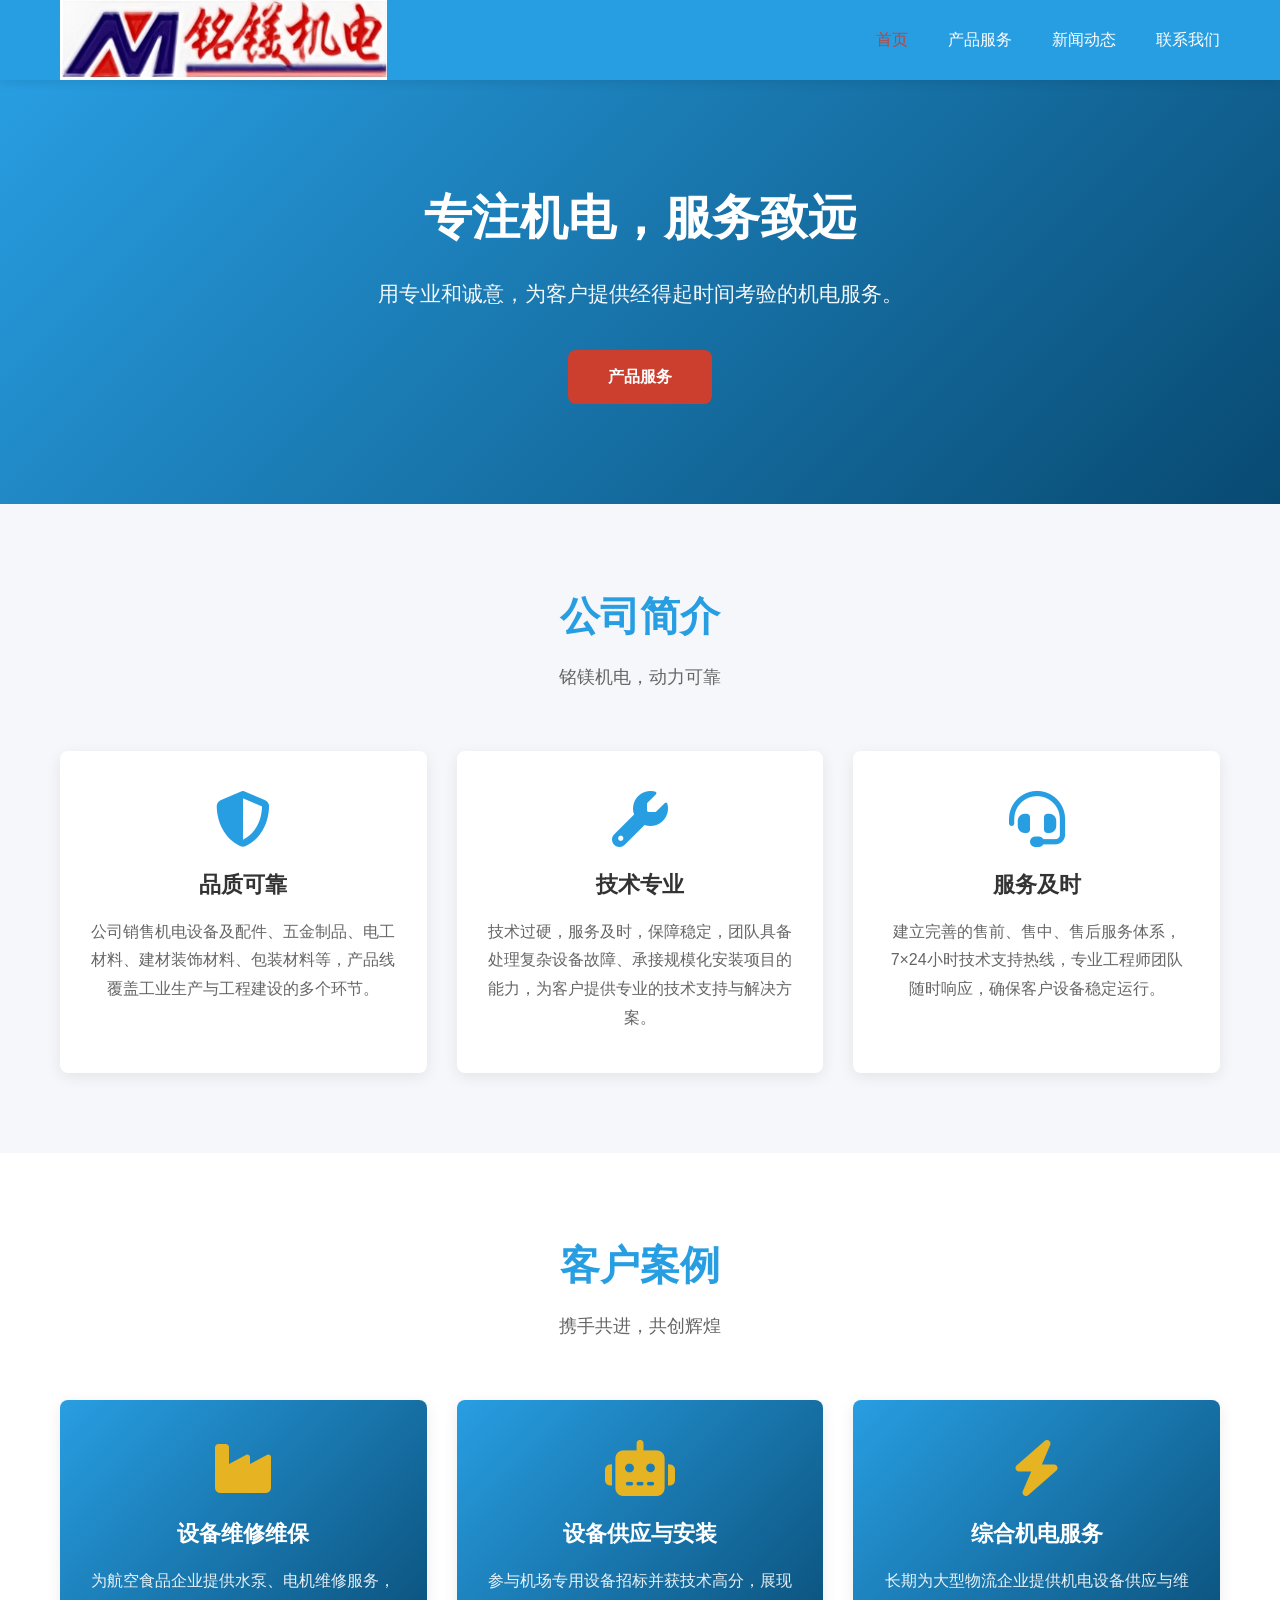
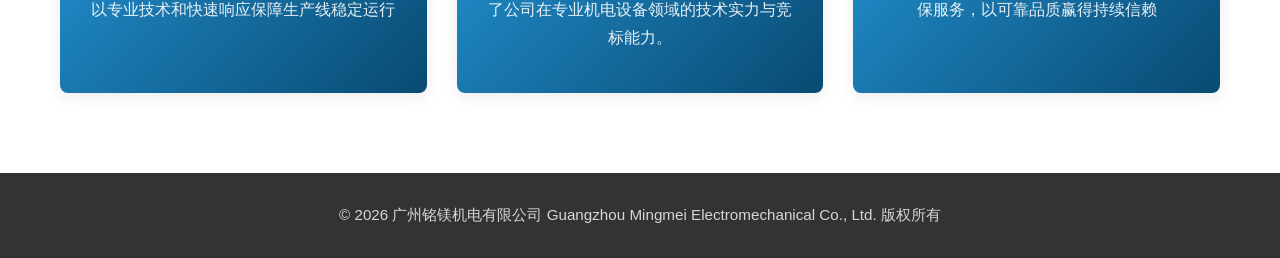
<file: index.html>
<!DOCTYPE html>
<html lang="zh-CN">
<head>
    <meta charset="UTF-8">
    <meta name="viewport" content="width=device-width, initial-scale=1.0">
    <title>广州铭镁机电有限公司 - 精密传动，驱动未来</title>
    <link rel="stylesheet" href="https://cdnjs.cloudflare.com/ajax/libs/font-awesome/6.4.0/css/all.min.css">
    <link rel="stylesheet" href="style.css">
</head>
<body>
    <header>
        <nav class="container">
            <div class="logo">
                <img src="images/logo1.png" alt="广州铭镁机电" style="height: 80px;">
            </div>
            <div class="menu-toggle">
                <span></span>
                <span></span>
                <span></span>
            </div>
            <ul class="nav-links">
                <li><a href="index.html" class="active">首页</a></li>
                <li><a href="products.html">产品服务</a></li>
                <li><a href="news.html">新闻动态</a></li>
                <li><a href="contact.html">联系我们</a></li>
            </ul>
        </nav>
    </header>

    <section class="hero">
        <div class="container">
            <h1>专注机电，服务致远</h1>
            <p>用专业和诚意，为客户提供经得起时间考验的机电服务。

</p>
            <a href="products.html" class="btn btn-primary">产品服务</a>
        </div>
    </section>

    <section class="advantages">
        <div class="container">
            <div class="section-title">
                <h2>公司简介</h2>
                <p>铭镁机电，动力可靠</p>
            </div>
            <div class="grid-3">
                <div class="card">
                    <i class="fas fa-shield-alt"></i>
                    <h3>品质可靠</h3>
                    <p>公司销售机电设备及配件、五金制品、电工材料、建材装饰材料、包装材料等，产品线覆盖工业生产与工程建设的多个环节。</p>
                </div>
                <div class="card">
                    <i class="fas fa-wrench"></i>
                    <h3>技术专业</h3>
                    <p>技术过硬，服务及时，保障稳定，团队具备处理复杂设备故障、承接规模化安装项目的能力，为客户提供专业的技术支持与解决方案。</p>
                </div>
                <div class="card">
                    <i class="fas fa-headset"></i>
                    <h3>服务及时</h3>
                    <p>建立完善的售前、售中、售后服务体系，7×24小时技术支持热线，专业工程师团队随时响应，确保客户设备稳定运行。</p>
                </div>
            </div>
        </div>
    </section>

    <section>
        <div class="container">
            <div class="section-title">
                <h2>客户案例</h2>
                <p>携手共进，共创辉煌</p>
            </div>
            <div class="grid-3">
                <div class="card case-card">
                    <i class="fas fa-industry"></i>
                    <h3>设备维修维保</h3>
                    <p>为航空食品企业提供水泵、电机维修服务，以专业技术和快速响应保障生产线稳定运行</p>
                </div>
                <div class="card case-card">
                    <i class="fas fa-robot"></i>
                    <h3>设备供应与安装</h3>
                    <p>参与机场专用设备招标并获技术高分，展现了公司在专业机电设备领域的技术实力与竞标能力。</p>
                </div>
                <div class="card case-card">
                    <i class="fas fa-bolt"></i>
                    <h3>综合机电服务</h3>
                    <p>长期为大型物流企业提供机电设备供应与维保服务，以可靠品质赢得持续信赖</p>
                </div>
            </div>
        </div>
    </section>

    <footer>
        <div class="container">
            <p>&copy; 2026 广州铭镁机电有限公司 Guangzhou Mingmei Electromechanical Co., Ltd. 版权所有</p>
        </div>
    </footer>

    <script src="script.js"></script>
</body>
</html>
</file>
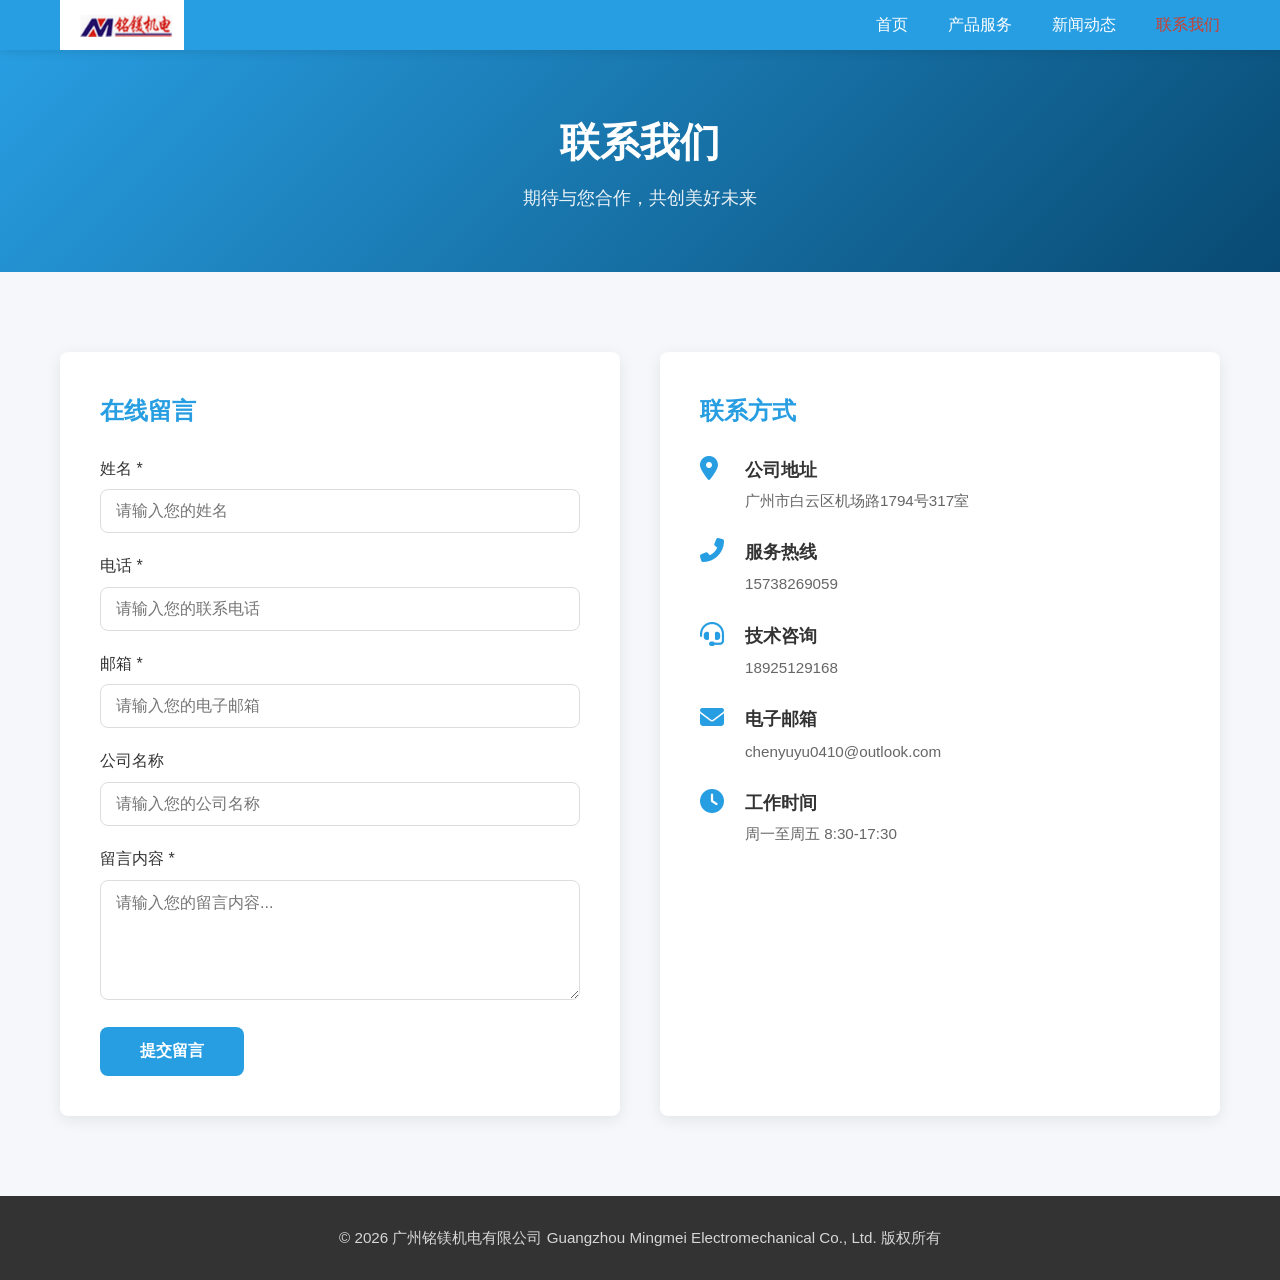
<file: contact.html>
<!DOCTYPE html>
<html lang="zh-CN">
<head>
    <meta charset="UTF-8">
    <meta name="viewport" content="width=device-width, initial-scale=1.0">
    <title>联系我们 - 广州铭镁机电有限公司</title>
    <link rel="stylesheet" href="https://cdnjs.cloudflare.com/ajax/libs/font-awesome/6.4.0/css/all.min.css">
    <link rel="stylesheet" href="style.css">
</head>
<body>
    <header>
        <nav class="container">
            <div class="logo">
                <img src="images/logo.png" alt="广州铭镁机电" style="height: 50px;">
            </div>
            <div class="menu-toggle">
                <span></span>
                <span></span>
                <span></span>
            </div>
            <ul class="nav-links">
                <li><a href="index.html">首页</a></li>
                <li><a href="products.html">产品服务</a></li>
                <li><a href="news.html">新闻动态</a></li>
                <li><a href="contact.html" class="active">联系我们</a></li>
            </ul>
        </nav>
    </header>

    <section class="page-header">
        <div class="container">
            <h1>联系我们</h1>
            <p>期待与您合作，共创美好未来</p>
        </div>
    </section>

    <section class="contact-section">
        <div class="container">
            <div class="contact-grid">
                <div class="contact-form">
                    <h3>在线留言</h3>
                    <form id="contactForm">
                        <div class="form-group">
                            <label for="name">姓名 *</label>
                            <input type="text" id="name" name="name" placeholder="请输入您的姓名">
                            <div class="error-message"></div>
                        </div>
                        <div class="form-group">
                            <label for="phone">电话 *</label>
                            <input type="text" id="phone" name="phone" placeholder="请输入您的联系电话">
                            <div class="error-message"></div>
                        </div>
                        <div class="form-group">
                            <label for="email">邮箱 *</label>
                            <input type="email" id="email" name="email" placeholder="请输入您的电子邮箱">
                            <div class="error-message"></div>
                        </div>
                        <div class="form-group">
                            <label for="company">公司名称</label>
                            <input type="text" id="company" name="company" placeholder="请输入您的公司名称">
                        </div>
                        <div class="form-group">
                            <label for="message">留言内容 *</label>
                            <textarea id="message" name="message" placeholder="请输入您的留言内容..."></textarea>
                            <div class="error-message"></div>
                        </div>
                        <button type="submit" class="btn">提交留言</button>
                    </form>
                </div>

                <div class="contact-info">
                    <h3>联系方式</h3>
                    <div class="info-item">
                        <i class="fas fa-map-marker-alt"></i>
                        <div>
                            <h4>公司地址</h4>
                            <p>广州市白云区机场路1794号317室</p>
                        </div>
                    </div>
                    <div class="info-item">
                        <i class="fas fa-phone-alt"></i>
                        <div>
                            <h4>服务热线</h4>
                            <a href="tel:020-12345678">15738269059</a>
                        </div>
                    </div>
                    <div class="info-item">
                        <i class="fas fa-headset"></i>
                        <div>
                            <h4>技术咨询</h4>
                            <a href="tel:020-87654321">18925129168</a>
                        </div>
                    </div>
                    <div class="info-item">
                        <i class="fas fa-envelope"></i>
                        <div>
                            <h4>电子邮箱</h4>
                            <a href="mailto:info@mingmei.com">chenyuyu0410@outlook.com</a>
                        </div>
                    </div>
                    <div class="info-item">
                        <i class="fas fa-clock"></i>
                        <div>
                            <h4>工作时间</h4>
                            <p>周一至周五 8:30-17:30</p>
                        </div>
                    </div>


                </div>
            </div>
        </div>
    </section>

    <footer>
        <div class="container">
            <p>&copy; 2026 广州铭镁机电有限公司 Guangzhou Mingmei Electromechanical Co., Ltd. 版权所有</p>
        </div>
    </footer>

    <script src="script.js"></script>
</body>
</html>
</file>
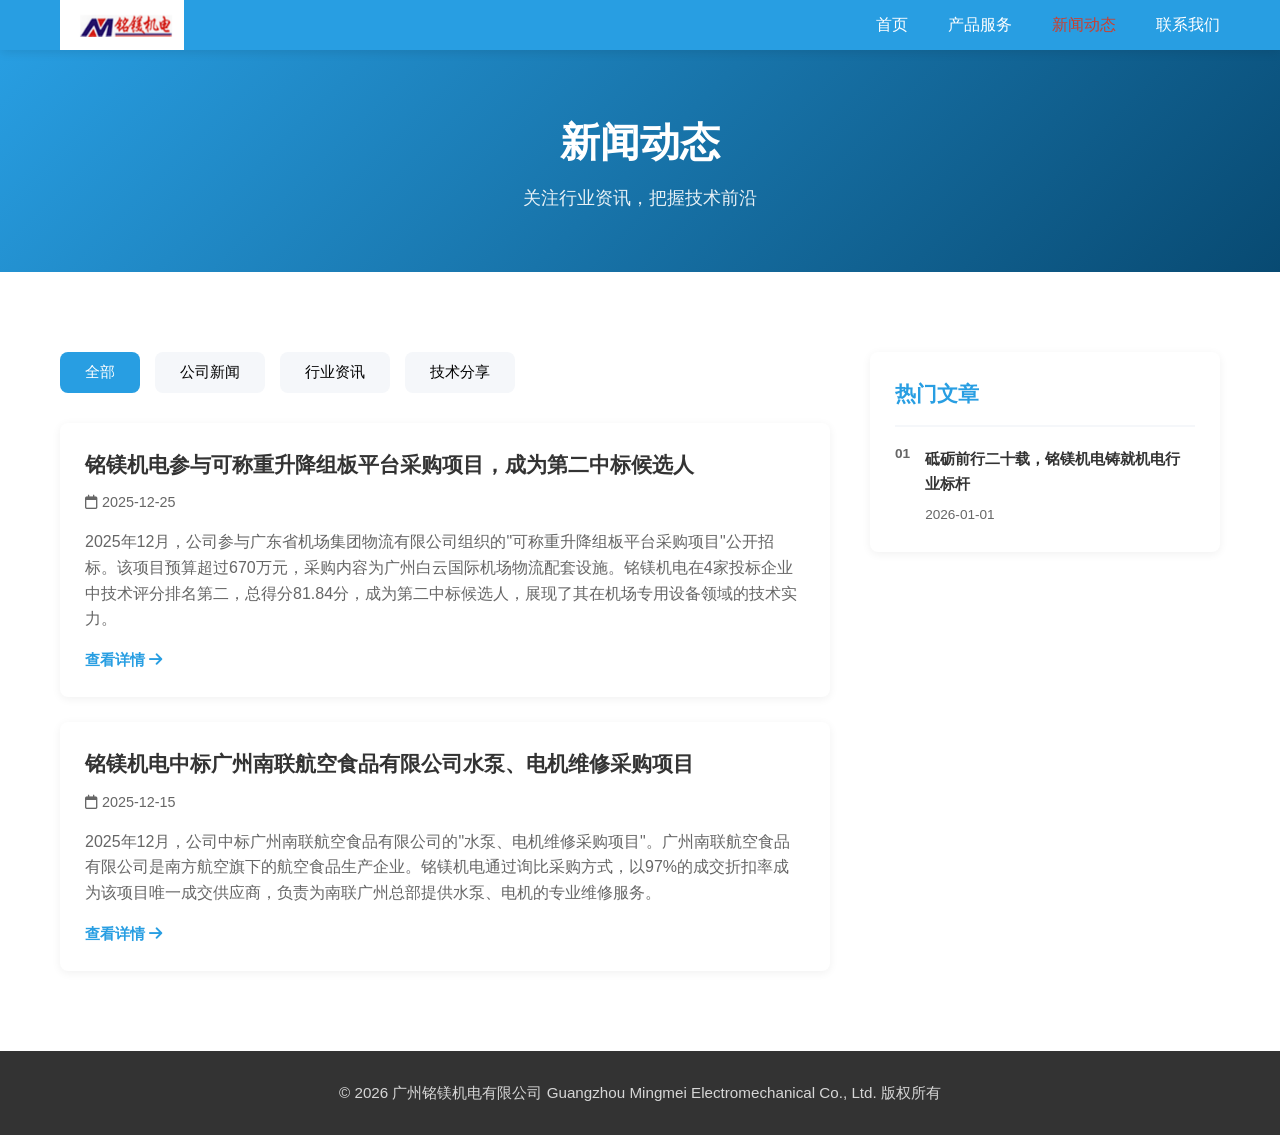
<file: news.html>
<!DOCTYPE html>
<html lang="zh-CN">
<head>
    <meta charset="UTF-8">
    <meta name="viewport" content="width=device-width, initial-scale=1.0">
    <title>新闻动态 - 广州铭镁机电有限公司</title>
    <link rel="stylesheet" href="https://cdnjs.cloudflare.com/ajax/libs/font-awesome/6.4.0/css/all.min.css">
    <link rel="stylesheet" href="style.css">
</head>
<body>
    <header>
        <nav class="container">
            <div class="logo">
                <img src="images/logo.png" alt="广州铭镁机电" style="height: 50px;">
            </div>
            <div class="menu-toggle">
                <span></span>
                <span></span>
                <span></span>
            </div>
            <ul class="nav-links">
                <li><a href="index.html">首页</a></li>
                <li><a href="products.html">产品服务</a></li>
                <li><a href="news.html" class="active">新闻动态</a></li>
                <li><a href="contact.html">联系我们</a></li>
            </ul>
        </nav>
    </header>

    <section class="page-header">
        <div class="container">
            <h1>新闻动态</h1>
            <p>关注行业资讯，把握技术前沿</p>
        </div>
    </section>

    <section>
        <div class="container">
            <div class="news-grid">
                <div class="news-main">
                    <div class="news-filters">
                        <button class="filter-btn active" data-category="all">全部</button>
                        <button class="filter-btn" data-category="company">公司新闻</button>
                        <button class="filter-btn" data-category="industry">行业资讯</button>
                        <button class="filter-btn" data-category="tech">技术分享</button>
                    </div>

                    <div class="news-list">
                        <div class="news-item" data-category="company">
                            <h3><a href="https://www.gzggzy.cn/jyywjsgcqtgczbhxrgs/1064024.jhtml" target="_blank">铭镁机电参与可称重升降组板平台采购项目，成为第二中标候选人</a></h3>
                            <div class="news-meta">
                                <i class="far fa-calendar"></i> 2025-12-25
                            </div>
                            <p>2025年12月，公司参与广东省机场集团物流有限公司组织的"可称重升降组板平台采购项目"公开招标。该项目预算超过670万元，采购内容为广州白云国际机场物流配套设施。铭镁机电在4家投标企业中技术评分排名第二，总得分81.84分，成为第二中标候选人，展现了其在机场专用设备领域的技术实力。</p>
                            <a href="https://www.gzggzy.cn/jyywjsgcqtgczbhxrgs/1064024.jhtml" target="_blank" class="read-more">查看详情 <i class="fas fa-arrow-right"></i></a>
                        </div>

                        <div class="news-item" data-category="company">
                            <h3><a href="https://csbidding.csair.cn/cms/nfhk/webfile/fzbcg/cgjg/20251215/1185161800648228864.html" target="_blank">铭镁机电中标广州南联航空食品有限公司水泵、电机维修采购项目</a></h3>
                            <div class="news-meta">
                                <i class="far fa-calendar"></i> 2025-12-15
                            </div>
                            <p>2025年12月，公司中标广州南联航空食品有限公司的"水泵、电机维修采购项目"。广州南联航空食品有限公司是南方航空旗下的航空食品生产企业。铭镁机电通过询比采购方式，以97%的成交折扣率成为该项目唯一成交供应商，负责为南联广州总部提供水泵、电机的专业维修服务。</p>
                            <a href="https://csbidding.csair.cn/cms/nfhk/webfile/fzbcg/cgjg/20251215/1185161800648228864.html" target="_blank" class="read-more">查看详情 <i class="fas fa-arrow-right"></i></a>
                        </div>
                    </div>
                </div>

                <aside class="sidebar">
                    <h3>热门文章</h3>
                    <div class="popular-list">
                        <div class="popular-item">
                            <span class="popular-number">01</span>
                            <div>
                                <h4><a href="#">砥砺前行二十载，铭镁机电铸就机电行业标杆</a></h4>
                                <span>2026-01-01</span>
                            </div>
                        </div>
                    </div>
                </aside>
            </div>
        </div>
    </section>

    <footer>
        <div class="container">
            <p>&copy; 2026 广州铭镁机电有限公司 Guangzhou Mingmei Electromechanical Co., Ltd. 版权所有</p>
        </div>
    </footer>

    <script src="script.js"></script>
</body>
</html>
</file>
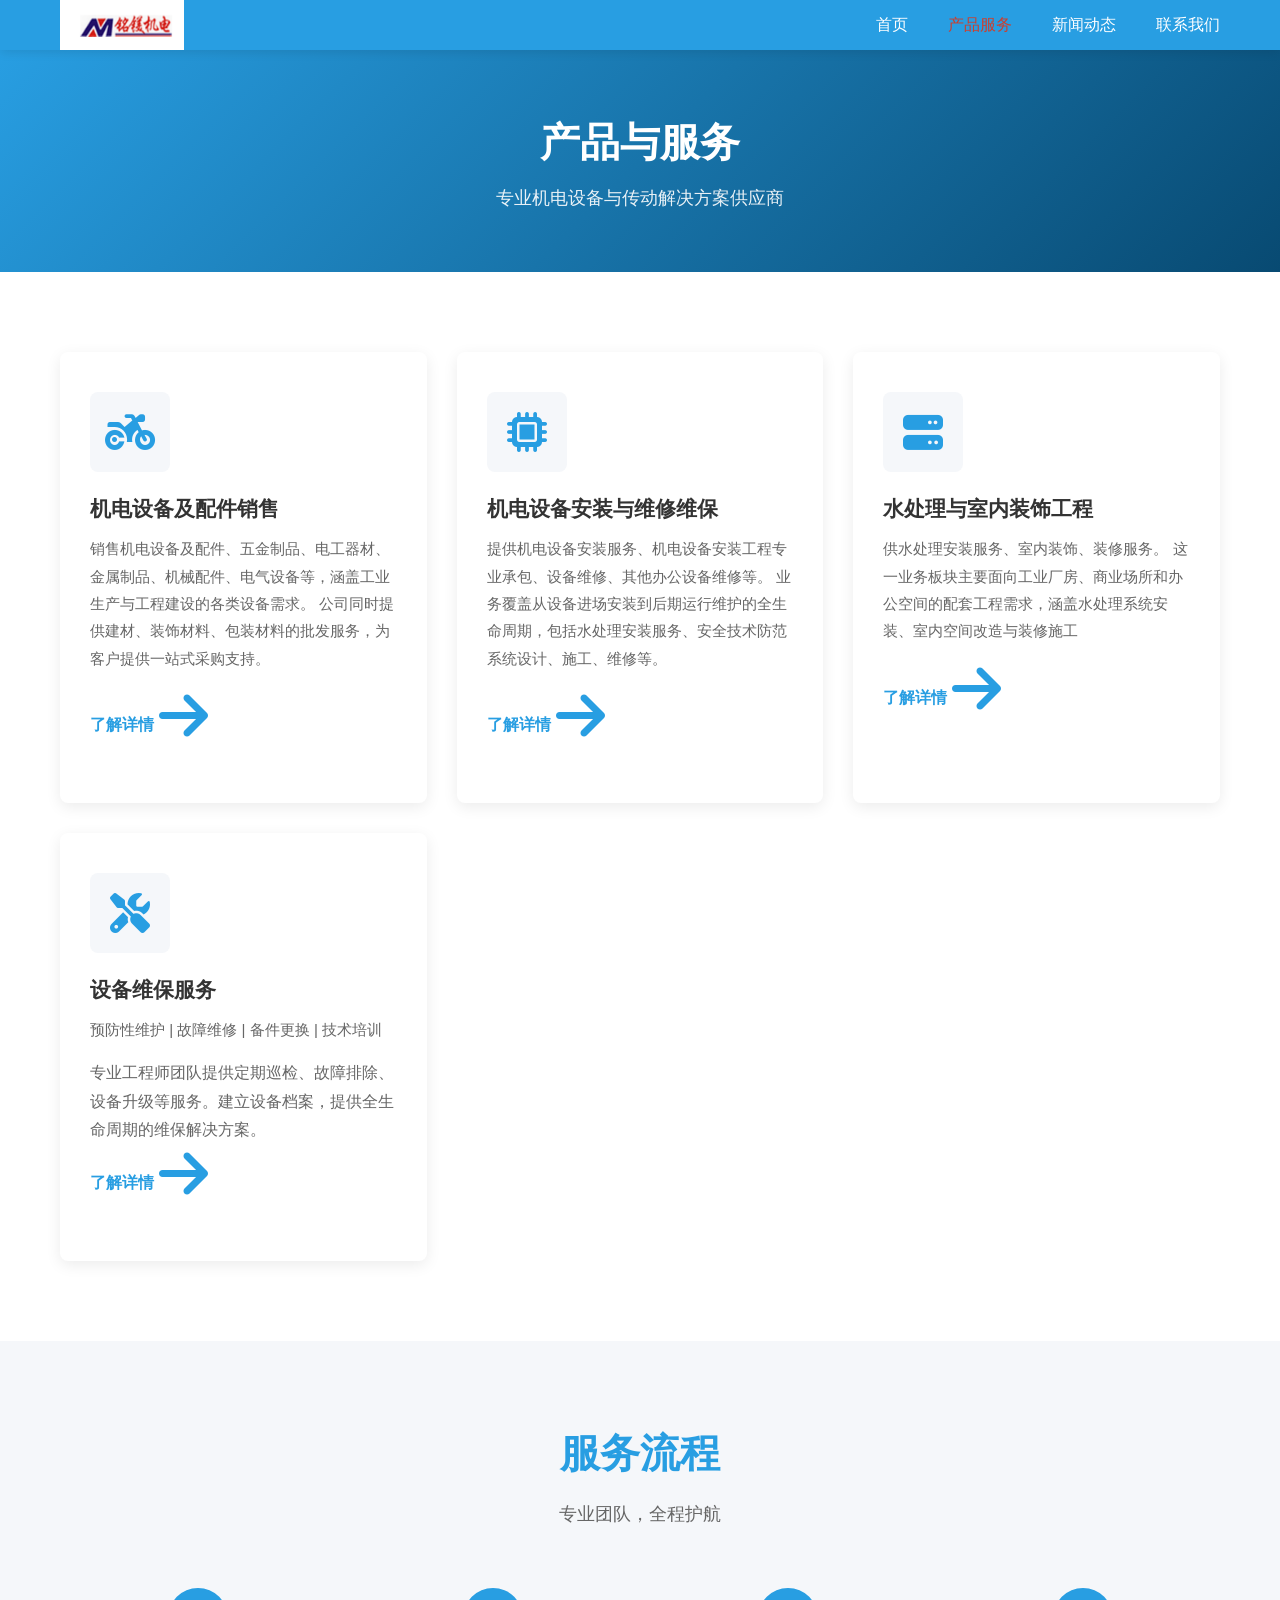
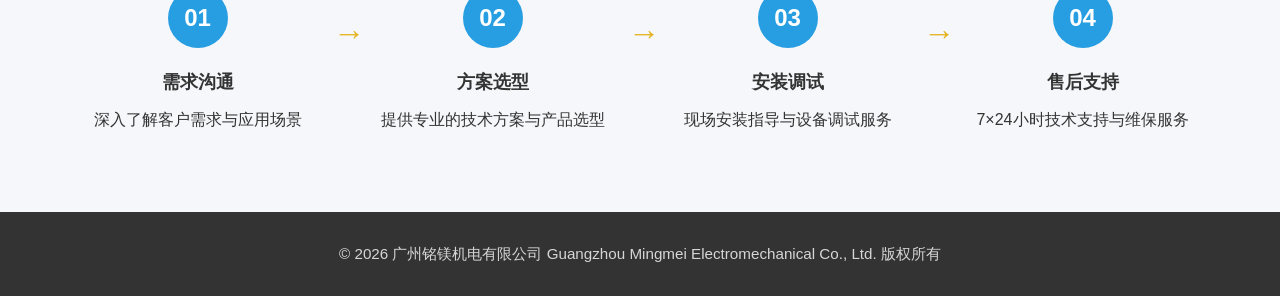
<file: products.html>
<!DOCTYPE html>
<html lang="zh-CN">
<head>
    <meta charset="UTF-8">
    <meta name="viewport" content="width=device-width, initial-scale=1.0">
    <title>产品与服务 - 广州铭镁机电有限公司</title>
    <link rel="stylesheet" href="https://cdnjs.cloudflare.com/ajax/libs/font-awesome/6.4.0/css/all.min.css">
    <link rel="stylesheet" href="style.css">
</head>
<body>
    <header>
        <nav class="container">
            <div class="logo">
                <img src="images/logo.png" alt="广州铭镁机电" style="height: 50px;">
            </div>
            <div class="menu-toggle">
                <span></span>
                <span></span>
                <span></span>
            </div>
            <ul class="nav-links">
                <li><a href="index.html">首页</a></li>
                <li><a href="products.html" class="active">产品服务</a></li>
                <li><a href="news.html">新闻动态</a></li>
                <li><a href="contact.html">联系我们</a></li>
            </ul>
        </nav>
    </header>

    <section class="page-header">
        <div class="container">
            <h1>产品与服务</h1>
            <p>专业机电设备与传动解决方案供应商</p>
        </div>
    </section>

    <section>
        <div class="container">
            <div class="grid-3">
                <div class="card product-card">
                    <div class="product-icon">
                        <i class="fas fa-motorcycle"></i>
                    </div>
                    <h3>机电设备及配件销售</h3>
                    <p class="spec">销售机电设备及配件、五金制品、电工器材、金属制品、机械配件、电气设备等，涵盖工业生产与工程建设的各类设备需求。 公司同时提供建材、装饰材料、包装材料的批发服务，为客户提供一站式采购支持。</p>
                    <a href="contact.html" class="learn-more">
                        了解详情 <i class="fas fa-arrow-right"></i>
                    </a>
                </div>
                <div class="card product-card">
                    <div class="product-icon">
                        <i class="fas fa-microchip"></i>
                    </div>
                    <h3>机电设备安装与维修维保</h3>
                    <p class="spec">提供机电设备安装服务、机电设备安装工程专业承包、设备维修、其他办公设备维修等。 业务覆盖从设备进场安装到后期运行维护的全生命周期，包括水处理安装服务、安全技术防范系统设计、施工、维修等。</p>
                    <a href="contact.html" class="learn-more">
                        了解详情 <i class="fas fa-arrow-right"></i>
                    </a>
                </div>
                <div class="card product-card">
                    <div class="product-icon">
                        <i class="fas fa-server"></i>
                    </div>
                    <h3>水处理与室内装饰工程</h3>
                    <p class="spec">供水处理安装服务、室内装饰、装修服务。 这一业务板块主要面向工业厂房、商业场所和办公空间的配套工程需求，涵盖水处理系统安装、室内空间改造与装修施工</p>
                    
                    <a href="contact.html" class="learn-more">
                        了解详情 <i class="fas fa-arrow-right"></i>
                    </a>
                </div>
                <div class="card product-card">
                    <div class="product-icon">
                        <i class="fas fa-tools"></i>
                    </div>
                    <h3>设备维保服务</h3>
                    <p class="spec">预防性维护 | 故障维修 | 备件更换 | 技术培训</p>
                    <p>专业工程师团队提供定期巡检、故障排除、设备升级等服务。建立设备档案，提供全生命周期的维保解决方案。</p>
                    <a href="contact.html" class="learn-more">
                        了解详情 <i class="fas fa-arrow-right"></i>
                    </a>
                </div>
            </div>
        </div>
    </section>

    <section class="service-process">
        <div class="container">
            <div class="section-title">
                <h2>服务流程</h2>
                <p>专业团队，全程护航</p>
            </div>
            <div class="process-steps">
                <div class="process-step">
                    <div class="step-number">01</div>
                    <h4>需求沟通</h4>
                    <p>深入了解客户需求与应用场景</p>
                </div>
                <div class="process-step">
                    <div class="step-number">02</div>
                    <h4>方案选型</h4>
                    <p>提供专业的技术方案与产品选型</p>
                </div>
                <div class="process-step">
                    <div class="step-number">03</div>
                    <h4>安装调试</h4>
                    <p>现场安装指导与设备调试服务</p>
                </div>
                <div class="process-step">
                    <div class="step-number">04</div>
                    <h4>售后支持</h4>
                    <p>7×24小时技术支持与维保服务</p>
                </div>
            </div>
        </div>
    </section>

    <footer>
        <div class="container">
            <p>&copy; 2026 广州铭镁机电有限公司 Guangzhou Mingmei Electromechanical Co., Ltd. 版权所有</p>
        </div>
    </footer>

    <script src="script.js"></script>
</body>
</html>
</file>
<file: style.css>
* {
    margin: 0;
    padding: 0;
    box-sizing: border-box;
}

:root {
    --primary-blue: #289ee2;
    --primary-white: #FFFFFF;
    --accent-red: #CC3F2E;
    --accent-yellow: #E6B422;
    --text-dark: #333333;
    --text-gray: #666666;
    --bg-light: #F5F7FA;
}

body {
    font-family: 'Microsoft YaHei', 'PingFang SC', Arial, sans-serif;
    line-height: 1.6;
    color: var(--text-dark);
    background-color: var(--primary-white);
}

a {
    text-decoration: none;
    color: inherit;
    transition: color 0.3s ease;
}

ul {
    list-style: none;
}

.container {
    max-width: 1200px;
    margin: 0 auto;
    padding: 0 20px;
}

header {
    background-color: var(--primary-blue);
    color: var(--primary-white);
    position: sticky;
    top: 0;
    z-index: 1000;
    box-shadow: 0 2px 10px rgba(0,0,0,0.1);
}

nav {
    display: flex;
    justify-content: space-between;
    align-items: center;
    padding: 15px 0;
}

.logo {
    display: flex;
    align-items: center;
    gap: 10px;
    font-size: 1.3rem;
    font-weight: bold;
}

.logo i {
    font-size: 1.8rem;
    color: var(--accent-yellow);
}

.nav-links {
    display: flex;
    gap: 40px;
}

.nav-links a {
    color: var(--primary-white);
    font-size: 1rem;
    font-weight: 500;
    transition: color 0.3s ease;
}

.nav-links a:hover,
.nav-links a.active {
    color: var(--accent-red);
}

.menu-toggle {
    display: none;
    flex-direction: column;
    gap: 5px;
    cursor: pointer;
    padding: 5px;
}

.menu-toggle span {
    width: 25px;
    height: 3px;
    background-color: var(--primary-white);
    transition: all 0.3s ease;
}

.hero {
    background: linear-gradient(135deg, var(--primary-blue) 0%, #084a72 100%);
    color: var(--primary-white);
    padding: 100px 0;
    text-align: center;
}

.hero h1 {
    font-size: 3rem;
    margin-bottom: 20px;
    font-weight: 700;
}

.hero p {
    font-size: 1.3rem;
    margin-bottom: 40px;
    opacity: 0.95;
}

.btn {
    display: inline-block;
    padding: 14px 40px;
    background-color: var(--primary-blue);
    color: var(--primary-white);
    border: none;
    border-radius: 8px;
    font-size: 1rem;
    font-weight: 600;
    cursor: pointer;
    transition: all 0.3s ease;
}

.btn:hover {
    background-color: var(--accent-red);
    transform: translateY(-2px);
    box-shadow: 0 5px 15px rgba(0,0,0,0.2);
}

.btn-primary {
    background-color: var(--accent-red);
}

.btn-primary:hover {
    background-color: #a93426;
}

section {
    padding: 80px 0;
}

.section-title {
    text-align: center;
    margin-bottom: 60px;
}

.section-title h2 {
    font-size: 2.5rem;
    color: var(--primary-blue);
    margin-bottom: 15px;
}

.section-title p {
    color: var(--text-gray);
    font-size: 1.1rem;
}

.advantages {
    background-color: var(--bg-light);
}

.grid-3 {
    display: grid;
    grid-template-columns: repeat(auto-fit, minmax(300px, 1fr));
    gap: 30px;
}

.card {
    background-color: var(--primary-white);
    border-radius: 8px;
    padding: 40px 30px;
    text-align: center;
    box-shadow: 0 4px 15px rgba(0,0,0,0.08);
    transition: transform 0.3s ease, box-shadow 0.3s ease;
}

.card:hover {
    transform: translateY(-10px);
    box-shadow: 0 10px 30px rgba(0,0,0,0.12);
}

.card i {
    font-size: 3.5rem;
    color: var(--primary-blue);
    margin-bottom: 20px;
}

.card h3 {
    font-size: 1.4rem;
    margin-bottom: 15px;
    color: var(--text-dark);
}

.card p {
    color: var(--text-gray);
    line-height: 1.8;
}

.case-card {
    background: linear-gradient(135deg, var(--primary-blue) 0%, #084a72 100%);
    color: var(--primary-white);
}

.case-card i {
    color: var(--accent-yellow);
}

.case-card h3 {
    color: var(--primary-white);
}

.case-card p {
    color: rgba(255,255,255,0.9);
}

.page-header {
    background: linear-gradient(135deg, var(--primary-blue) 0%, #084a72 100%);
    color: var(--primary-white);
    padding: 60px 0;
    text-align: center;
}

.page-header h1 {
    font-size: 2.5rem;
    margin-bottom: 10px;
}

.page-header p {
    font-size: 1.1rem;
    opacity: 0.9;
}

.product-card {
    text-align: left;
}

.product-card .product-icon {
    background-color: var(--bg-light);
    width: 80px;
    height: 80px;
    border-radius: 8px;
    display: flex;
    align-items: center;
    justify-content: center;
    margin-bottom: 20px;
}

.product-card .product-icon i {
    font-size: 2.5rem;
    margin-bottom: 0;
}

.product-card h3 {
    font-size: 1.3rem;
    margin-bottom: 10px;
}

.product-card .spec {
    color: var(--text-gray);
    font-size: 0.95rem;
    margin-bottom: 15px;
}

.product-card .learn-more {
    color: var(--primary-blue);
    font-weight: 600;
    display: inline-flex;
    align-items: center;
    gap: 5px;
}

.product-card .learn-more:hover {
    color: var(--accent-red);
}

.service-process {
    background-color: var(--bg-light);
}

.process-steps {
    display: flex;
    justify-content: space-between;
    flex-wrap: wrap;
    gap: 20px;
}

.process-step {
    flex: 1;
    min-width: 200px;
    text-align: center;
    position: relative;
}

.process-step .step-number {
    width: 60px;
    height: 60px;
    background-color: var(--primary-blue);
    color: var(--primary-white);
    border-radius: 50%;
    display: flex;
    align-items: center;
    justify-content: center;
    font-size: 1.5rem;
    font-weight: bold;
    margin: 0 auto 20px;
}

.process-step h4 {
    font-size: 1.1rem;
    margin-bottom: 10px;
    color: var(--text-dark);
}

.process-step:not(:last-child)::after {
    content: '→';
    position: absolute;
    right: -30px;
    top: 20px;
    font-size: 2rem;
    color: var(--accent-yellow);
}

.news-grid {
    display: grid;
    grid-template-columns: 1fr 350px;
    gap: 40px;
}

.news-filters {
    display: flex;
    gap: 15px;
    margin-bottom: 30px;
    flex-wrap: wrap;
}

.filter-btn {
    padding: 10px 25px;
    background-color: var(--bg-light);
    border: none;
    border-radius: 8px;
    cursor: pointer;
    font-size: 0.95rem;
    transition: all 0.3s ease;
}

.filter-btn:hover,
.filter-btn.active {
    background-color: var(--primary-blue);
    color: var(--primary-white);
}

.news-list {
    display: flex;
    flex-direction: column;
    gap: 25px;
}

.news-item {
    background-color: var(--primary-white);
    border-radius: 8px;
    padding: 25px;
    box-shadow: 0 2px 10px rgba(0,0,0,0.06);
    transition: all 0.3s ease;
}

.news-item:hover {
    box-shadow: 0 5px 20px rgba(0,0,0,0.1);
}

.news-item h3 {
    font-size: 1.3rem;
    margin-bottom: 10px;
    color: var(--text-dark);
}

.news-item h3:hover {
    color: var(--primary-blue);
}

.news-meta {
    color: var(--text-gray);
    font-size: 0.9rem;
    margin-bottom: 15px;
}

.news-item p {
    color: var(--text-gray);
    margin-bottom: 15px;
}

.read-more {
    color: var(--primary-blue);
    font-weight: 600;
    font-size: 0.95rem;
}

.read-more:hover {
    color: var(--accent-red);
}

.sidebar {
    background-color: var(--primary-white);
    border-radius: 8px;
    padding: 25px;
    box-shadow: 0 2px 10px rgba(0,0,0,0.06);
    height: fit-content;
}

.sidebar h3 {
    font-size: 1.3rem;
    margin-bottom: 20px;
    color: var(--primary-blue);
    padding-bottom: 15px;
    border-bottom: 2px solid var(--bg-light);
}

.popular-list {
    display: flex;
    flex-direction: column;
    gap: 15px;
}

.popular-item {
    display: flex;
    gap: 15px;
    align-items: flex-start;
}

.popular-number {
    font-size: 1.8rem;
    font-weight: bold;
    color: var(--accent-yellow);
    line-height: 1;
}

.popular-item h4 {
    font-size: 0.95rem;
    margin-bottom: 5px;
    color: var(--text-dark);
}

.popular-item h4:hover {
    color: var(--primary-blue);
}

.popular-item span {
    font-size: 0.85rem;
    color: var(--text-gray);
}

.contact-section {
    background-color: var(--bg-light);
}

.contact-grid {
    display: grid;
    grid-template-columns: 1fr 1fr;
    gap: 40px;
}

.contact-form {
    background-color: var(--primary-white);
    border-radius: 8px;
    padding: 40px;
    box-shadow: 0 4px 15px rgba(0,0,0,0.08);
}

.contact-form h3 {
    font-size: 1.5rem;
    margin-bottom: 25px;
    color: var(--primary-blue);
}

.form-group {
    margin-bottom: 20px;
}

.form-group label {
    display: block;
    margin-bottom: 8px;
    color: var(--text-dark);
    font-weight: 500;
}

.form-group input,
.form-group textarea {
    width: 100%;
    padding: 12px 15px;
    border: 1px solid #ddd;
    border-radius: 8px;
    font-size: 1rem;
    font-family: inherit;
    transition: border-color 0.3s ease;
}

.form-group input:focus,
.form-group textarea:focus {
    outline: none;
    border-color: var(--primary-blue);
}

.form-group textarea {
    resize: vertical;
    min-height: 120px;
}

.form-group .error {
    border-color: var(--accent-red);
}

.error-message {
    color: var(--accent-red);
    font-size: 0.85rem;
    margin-top: 5px;
    display: none;
}

.contact-info {
    background-color: var(--primary-white);
    border-radius: 8px;
    padding: 40px;
    box-shadow: 0 4px 15px rgba(0,0,0,0.08);
}

.contact-info h3 {
    font-size: 1.5rem;
    margin-bottom: 25px;
    color: var(--primary-blue);
}

.info-item {
    display: flex;
    gap: 15px;
    margin-bottom: 25px;
}

.info-item i {
    font-size: 1.5rem;
    color: var(--primary-blue);
    min-width: 30px;
}

.info-item h4 {
    font-size: 1.1rem;
    margin-bottom: 5px;
    color: var(--text-dark);
}

.info-item p,
.info-item a {
    color: var(--text-gray);
    font-size: 0.95rem;
}

.info-item a:hover {
    color: var(--primary-blue);
}

.map-placeholder {
    margin-top: 30px;
    background: linear-gradient(135deg, #e0e8f0 0%, #c8d6e5 100%);
    border-radius: 8px;
    padding: 60px 20px;
    text-align: center;
}

.map-placeholder i {
    font-size: 3rem;
    color: var(--primary-blue);
    margin-bottom: 15px;
}

.map-placeholder p {
    color: var(--text-gray);
    font-weight: 500;
}

.social-links {
    margin-top: 30px;
    display: flex;
    gap: 15px;
}

.social-links a {
    width: 50px;
    height: 50px;
    background-color: var(--bg-light);
    border-radius: 8px;
    display: flex;
    align-items: center;
    justify-content: center;
    font-size: 1.3rem;
    color: var(--primary-blue);
    transition: all 0.3s ease;
}

.social-links a:hover {
    background-color: var(--primary-blue);
    color: var(--primary-white);
    transform: translateY(-3px);
}

footer {
    background-color: var(--text-dark);
    color: rgba(255,255,255,0.8);
    padding: 30px 0;
    text-align: center;
}

footer p {
    font-size: 0.95rem;
}

@media (max-width: 992px) {
    .news-grid {
        grid-template-columns: 1fr;
    }
    
    .contact-grid {
        grid-template-columns: 1fr;
    }
    
    .process-step:not(:last-child)::after {
        display: none;
    }
}

@media (max-width: 768px) {
    .nav-links {
        position: absolute;
        top: 100%;
        left: 0;
        right: 0;
        background-color: var(--primary-blue);
        flex-direction: column;
        padding: 20px;
        gap: 15px;
        display: none;
        box-shadow: 0 5px 10px rgba(0,0,0,0.1);
    }
    
    .nav-links.active {
        display: flex;
    }
    
    .menu-toggle {
        display: flex;
    }
    
    .hero h1 {
        font-size: 2rem;
    }
    
    .hero p {
        font-size: 1.1rem;
    }
    
    .section-title h2 {
        font-size: 2rem;
    }
    
    .grid-3 {
        grid-template-columns: 1fr;
    }
    
    .process-steps {
        flex-direction: column;
    }
    
    .news-filters {
        justify-content: center;
    }
}

@media (max-width: 480px) {
    .hero {
        padding: 60px 0;
    }
    
    .hero h1 {
        font-size: 1.6rem;
    }
    
    section {
        padding: 50px 0;
    }
    
    .contact-form,
    .contact-info {
        padding: 25px;
    }
}
</file>
